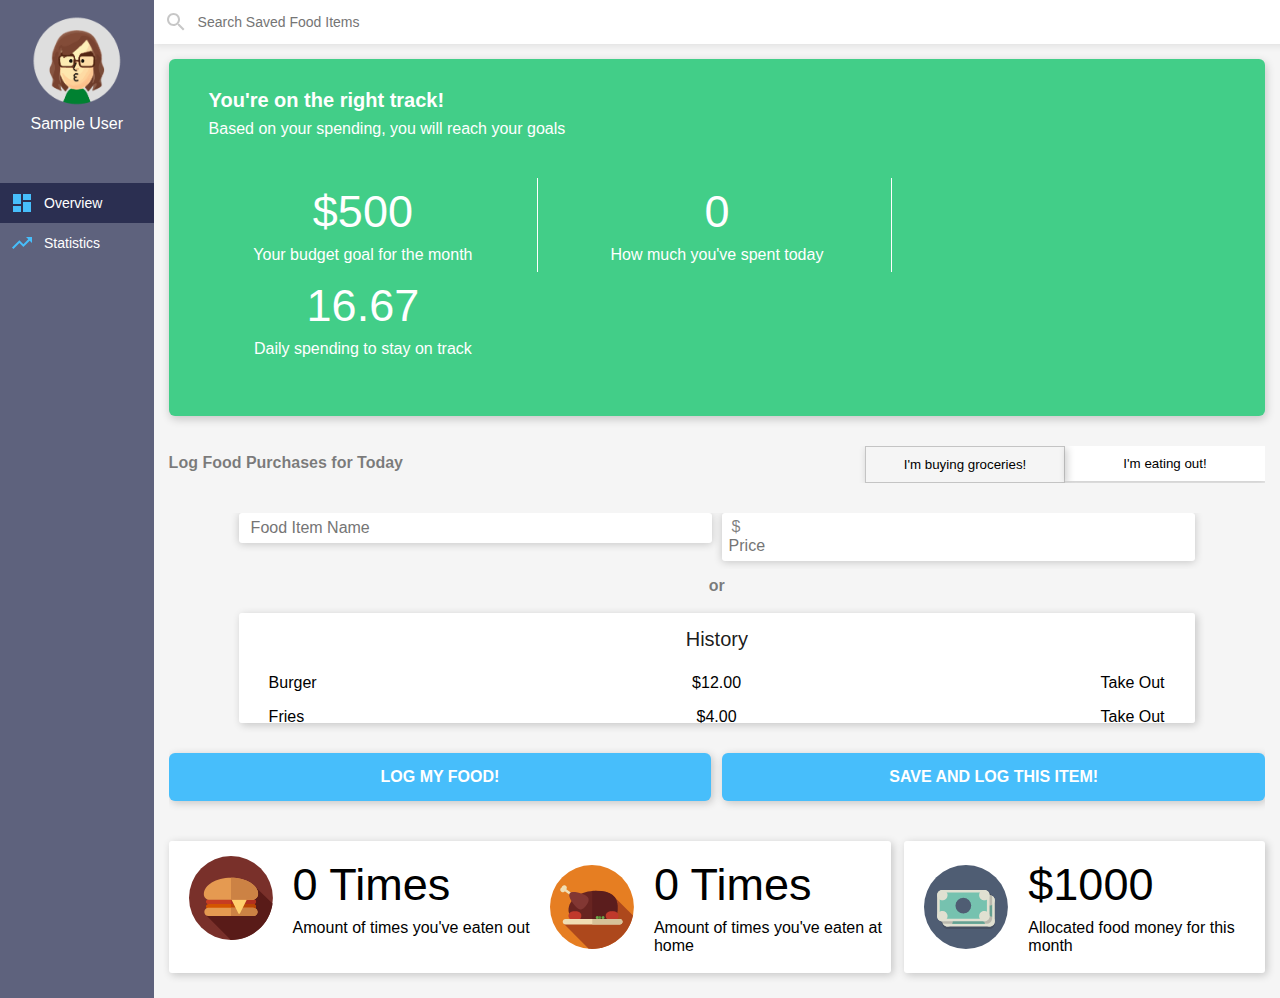
<file: index.html>
<!--DOCTYPE HTML-->

<html>

<head>
    <link rel="stylesheet" href="style.css">
    <title> Statistics </title>
</head>

<body>

    <div class="nav"> <!--Left Side-->
        <img class="profilePic" src="img/mii.png"> <!--Profile Pic-->
        <p class="userName">Sample User</p> <!--Profile Name-->
        <ul>
            <li><a class="active" href="index.html"><img id="icos" src="img/dash.png">Overview</a></li> <!--Link home page here-->
            <li><a href="stats.html"><img id="icos" src="img/stat.png">Statistics</a></li>
        </ul>
    </div>

    <div class="content"> <!--Right Side-->
        <div id="searchbar">
            <img id="searchlogo" src="img/search.png">
            <input id="search" type="text" placeholder="Search Saved Food Items">
        </div>

        <div id="maintop">
            <div id="tracker">
                <p id="track">You're on the right track!</p> 
                <p class="smaller" id="mess">Based on your spending, you will reach your goals</p>
            </div>

            <div id="bTracker">
                <div class="dataBlocks" id="vLine">
                    <p class="bigger">$500</p>
                    <p class="smaller">Your budget goal for the month</p>
                </div>

                <div class="dataBlocks" id="vLine">
                    <p class="bigger" id="totalz">$800</p>
                    <p class="smaller">How much you've spent today</p>
                </div>

                <div class="dataBlocks">
                    <p class="bigger" id="dailies">$50</p>
                    <p class="smaller">Daily spending to stay on track</p>
                </div>
            </div>
        </div>
        
        <div id="usrInput">
            <div id="logging">
                <p id="logIt">Log Food Purchases for Today</p>
                
                <div id="theButts">
                    <button id="theButts1">I'm eating out!</button>
                    <button id="theButts2">I'm buying groceries!</button>
                </div>
            </div>

            <div id="inputIt">
                <div id="food">
                    <input id="fud" type="text" placeholder="Food Item Name">
                </div>

                <div id="price">
                    <p>$</p><input id="ppz" type="number" placeholder="Price">
                </div>
            </div>

            <p id="orElement">or</p>

            <div id="inputIt">
                <div id="history">
                    <div id="topHistory">
                        <p>History</p>
                    </div>
                    
                    <div class="holders1" id="holders1">
                        <div class="dataBlocks" id="foods">
                            <p>Burger</p>
                        </div>

                        <div class="dataBlocks" id="prices">
                            <p>$12.00</p>
                        </div>

                        <div class="dataBlocks" id="bought">
                            <p>Take Out</p>
                        </div>
                    </div>

                    <div class="holders2" id="holders2">
                        <div class="dataBlocks" id="foods">
                            <p>Fries</p>
                        </div>
    
                        <div class="dataBlocks" id="prices">
                            <p>$4.00</p>
                        </div>
    
                        <div class="dataBlocks" id="bought">
                            <p>Take Out</p>
                        </div>
                    </div>

                    <div class="holders3" id="holders3">
                        <div class="dataBlocks" id="foods">
                            <p>Lettuce</p>
                        </div>

                        <div class="dataBlocks" id="prices">
                            <p>$3.00</p>
                        </div>

                        <div class="dataBlocks" id="bought">
                            <p>Groceries</p>
                        </div>
                    </div>
                </div>
            </div>
            
            <div id="logButts">
                <button id="leftSave">LOG MY FOOD!</button>
                <button id="rightSave">SAVE AND LOG THIS ITEM!</button>
            </div>
        </div>

        <div id="grocery">
            <div id="takeouts">
                <div id="leftT">
                    <img class="icosB" src="img/burg.png">
                    <div class="counts">
                        <p class="bigger" id="hams">24 Times</p>
                        <p class="smaller">Amount of times you've eaten out</p>
                    </div>
                </div>
                <div id="rightT">
                    <img class="icosB" src="img/chick.png">
                    <div class="counts">
                        <p class="bigger" id="homes">14 Times</p>
                        <p class="smaller">Amount of times you've eaten at home</p>
                    </div>
                </div>
            </div>
            <div id="totals">
                <img class="icosB" src="img/cash.png">
                <div class="counts">
                    <p class="bigger">$1000</p>
                    <p class="smaller">Allocated food money for this month</p>
                </div>
            </div>
        </div>
    </div>

    <script type="text/javascript" src="mainScript.js"></script>

</body>
</html>
</file>
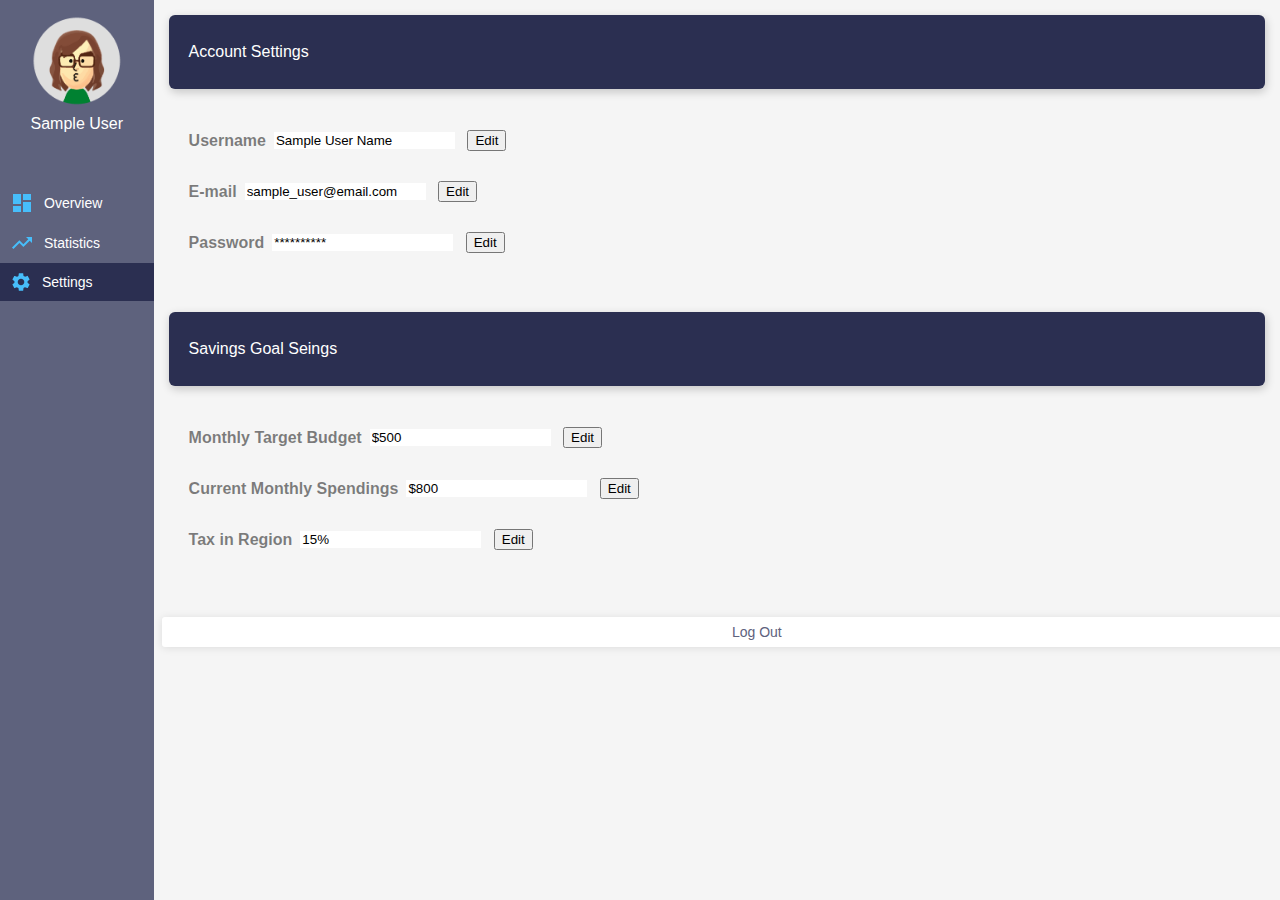
<file: settings.html>
<!--DOCTYPE HTML-->

<html>

<head>
    <link rel="stylesheet" href="style.css">
    <script type="text/javascript" src="script.js"></script>
    <title> Statistics </title>
</head>

<body onload="monthlySpendings()">

    <div class="nav"> <!--Left Side-->
        <img class="profilePic" src="img/mii.png"> <!--Profile Pic-->
        <p class="userName">Sample User</p> <!--Profile Name-->
        <ul>
            <li><a href="index.html"><img id="icos" src="img/dash.png">Overview</a></li> <!--Link home page here-->
            <li><a href="stats.html"><img id="icos" src="img/stat.png">Statistics</a></li>
            <li><a class="active" href="settings.html"><img id="icos" src="img/setting.png">Settings</a></li> <!--Link setting page here if we have one-->
        </ul>
    </div>

    <div class="content">
        <div class="settingHead">
            <p>Account Settings</p>
        </div>
        <div class="settingContent">
            <p id="logIt">Username</p>
            <input class="settingInput" value="Sample User Name">
            <button> Edit </button>
            <br>
            <br> 
            <p id="logIt">E-mail</p>
            <input class="settingInput" value="sample_user@email.com">
            <button> Edit </button>
            <br>
            <br> 
            <p id="logIt">Password</p>
            <input class="settingInput" value="**********">
            <button> Edit </button>
            <br>
            <br> 
        </div>

        <div class="settingHead">
                <p>Savings Goal Seings</p>
            </div>
            <div class="settingContent">
                <p id="logIt">Monthly Target Budget</p>
                <input class="settingInput" value="$500">
                <button> Edit </button>
                <br>
                <br> 
                <p id="logIt">Current Monthly Spendings</p>
                <input class="settingInput" value="$800">
                <button> Edit </button>
                <br>
                <br> 
                <p id="logIt">Tax in Region</p>
                <input class="settingInput" value="15%">
                <button> Edit </button>
                <br>
                <br> 
            </div>

            <a href="https://google.ca" class="logOut"> Log Out </a>

    </div>



    </body>

    </html>
</file>
<file: style.css>
/* ----------------- Global Styles ----------------- */
body {
    background-color: #F5F5F5;
    font-family: 'Helvetica Neue', 'Helvetica', Arial, sans-serif;
    margin: 0px;
    padding: 0px;
    overflow-x: hidden;
    min-width: 1000px;
    max-height: 100%;
}

p {
    color: white;
    margin-top: 8px;
    margin-bottom: 8px;
}

input {
    outline-width: 0;
    border-style: none;
}


/* 
-----------------------------------------------------
*****************************************************
Main Page Content 
*****************************************************
----------------------------------------------------- 
*/

/* ------------------ Search Bar ------------------ */
#searchbar {
    background-color: white;
    display: flex;
    align-items: center;
    width: 100vw;
    box-shadow: 0 1px 8px 0 rgba(0, 0, 0, 0.1);
}
#searchLogo {
    margin: 10px;
}

#search {
    background-color: rgba(0, 0, 0, 0);
    width: 85%;
    padding: 10px;
    padding-left: 0px;
    border-style: none;
    font-size: 14px;
}



/* ------------------ Tracker ------------------ */
#maintop {
    background-color: #42CE88;
    border-radius: 6px;
    margin: 15px;
    padding: 20px;
    box-shadow: 1px 3px 10px 0 rgba(0, 0, 0, 0.2);
}

#tracker {
    margin: 10px 20px 40px;
    display: block;
}
#track {
    font-size: 20px;
    font-weight: bold;
}

.smaller {
    font-size: 16px;
}

.bigger {
    font-size: 45px;
    font-weight: 400;
}

#bTracker {
    display: block;
    margin: 0px 0px 30px;
}

#vLine.dataBlocks {
    border-right: 1px solid white;
}



/* ------------------ Logger ------------------ */
#usrInput {
    margin: 15px;
    padding: 0px;
}

#orElement{
    text-align: center;
    color: rgba(0, 0, 0, 0.5);
    font-weight: bold;
}

#logging { /* The top text and buttons */
    overflow: hidden;
    display: block;
    margin: 30px 0px;
}

#logIt {
    float: left;
    color: rgba(0, 0, 0, 0.5);
    font-weight: bold;
}

#theButts {
    float: right;
}

#inputIt { /* The inputs div container*/
    overflow: hidden;
    display: block;
    padding: 0px 70px;
}

#food {
    border-radius: 3px;
    float: left;
    background-color: white;
    width: 49.5%;
    padding: 5px 0px;
    margin-bottom: 8px;
    box-shadow: 0 1px 8px 0 rgba(0, 0, 0, 0.2);
}

#food input {
    font-size: 16px;
    margin-left: 10px;
    width: 96.5%;
}

#price {
    border-radius: 3px;
    float: right;
    background-color: white;
    width: 49.5%;
    padding: 5px 0px;
    margin-bottom: 8px;
    box-shadow: 0 1px 8px 0 rgba(0, 0, 0, 0.2);
}

#price input {
    font-size: 16px;
    margin-left: 5px;
    width: 95%;
}

#price p {
    display: inline-block;
    margin: 0px 0px 0px 10px;
    font-size: 16px;
    color: rgba(0, 0, 0, 0.5)
}

#history { /* The selections for saved food items */
    overflow: scroll;
    border-radius: 3px;
    height: 110px;
    margin: 10px auto;
    background-color: white;
    box-shadow: 2px 2px 8px 0 rgba(0, 0, 0, 0.2);
}

#topHistory p {
    color: rgba(0, 0, 0, 0.9);
    font-weight: 500;
    text-align: center;
    font-size: 20px;
    margin: 15px auto;
}

#foods p, #prices p, #bought p{
    color: black;
    font-weight: 100px;
    font-size: 16px;
}

#foods p{
    text-align: left;
    margin-left: 20px;
}

#prices p{
    text-align: center;
}

#bought p{
    margin-right: 20px;
    text-align: right;
}

.holders1 {
    border-radius: 20px;
    margin: auto 10px;
}
.holders2 {
    border-radius: 20px;
    margin: auto 10px;
}
.holders3 {
    border-radius: 20px;
    margin: auto 10px;
}

.holders1:hover, .holders2:hover, .holders3:hover {
    background-color: #EEEEEE !important;
}



/* -------------------- Buttons --------------------- */
button:focus {
    outline: 0;
}
#logButts {
    display: block;
    overflow: hidden;
}

#leftSave {
    margin-top: 20px;
    margin-bottom: 10px;
    background-color: #47BEFB;
    color: white;
    float:left;
    border-style: none;
    border-radius: 6px;
    width: 49.5%;
    padding-top: 15px;
    padding-bottom: 15px;
    font-size: 16px;
    font-weight: bold;
    box-shadow: 2px 2px 8px 0 rgba(0, 0, 0, 0.2);
}

#leftSave:hover, #rightSave:hover {
    background-color: rgb(0, 170, 255);
}

#rightSave {
    margin-top: 20px;
    margin-bottom: 10px;
    background-color: #47BEFB;
    color: white;
    float:right;
    border-style: none;
    border-radius: 6px;
    width: 49.5%;
    padding-top: 15px;
    padding-bottom: 15px;
    padding: 10px auto;
    font-size: 16px;
    font-weight: bold;
    box-shadow: 2px 2px 8px 0 rgba(0, 0, 0, 0.2);
}

#theButts1 {
    float:right;
    display: block;
    margin-right: 0px;
    padding-top: 10px;
    padding-bottom: 10px;
    width: 200px;
    background-color: white;
    border-style: none;
    box-shadow: 2px 2px 8px 0 rgba(0, 0, 0, 0.2);
}

#theButts2 {
    float:right;
    display: block;
    margin-left: 0px;
    padding-top: 10px;
    padding-bottom: 10px;
    width: 200px;
    background-color: white;
    border-style: none;
    box-shadow: 2px 2px 8px 0 rgba(0, 0, 0, 0.2);
}

#theButts1:hover, #theButts2:hover {
    background-color: rgb(230, 230, 230);
}



/* ------------------ Last Part ------------------ */
#grocery {
    overflow: hidden;
    margin-top: 0px;
    padding: 15px;
}

.icosB {
    margin: auto 20px;
    padding: 0px;
    display: inline-block;
}


#takeouts {
    float: left;
    display: block;
    border-radius: 3px;
    background-color: white;
    margin-bottom: 10px;
    padding-top: 10px;
    padding-bottom: 10px;
    box-shadow: 2px 2px 8px 0 rgba(0, 0, 0, 0.2);
    width: 65.9%;
}

#takeouts p {
    color: black;
}

#leftT {
    display: flex;
    align-items: center;
    float: left;
    width: 50%;
}

#rightT {
    display: flex;
    align-items: center;
    float: right;
    width: 50%;
}

#totals {
    display: flex;
    align-items: center;
    float: right;
    border-radius: 3px;
    background-color: white;
    margin-bottom: 10px;
    padding-top: 10px;
    padding-bottom: 10px;
    box-shadow: 2px 2px 8px 0 rgba(0, 0, 0, 0.2);
    width: 32.9%;
}

#totals p {
    color: black;
}

/* 
-----------------------------------------------------
*****************************************************
Stats Page Content
*****************************************************
----------------------------------------------------- 
*/

/* ------------------ User Profile ------------------*/
.userName {
    text-align: center;
}

.profilePic{
    display: block;
    margin-top: 15px;
    margin-left: auto;
    margin-right: auto;
    width:60%;
}




/* ------------------ NavBar ------------------ */
ul {
    list-style-type: none;
    margin: auto;
    margin-top: 50px;
    padding: 0;
    height: 100%;
    background-color: #5E627D;
}
   
li a {
    display: flex;
    align-items: center;
    color: white;
    padding: 8px 0px;
    text-decoration: none;
    text-align: center;
    text-align: left;
    font-size: 14px;
}
   
li a:hover {
    background-color: #2B2F51;
    color: white;
}

.active {
    background-color: #2B2F51;
    color: white;
}

#icos {
    float: left;
    margin: 0px 10px;
    padding: 0px;
}



/* --------- Content on the Right --------- */
.content {
    width: 88%;
    margin: 0px;
    background-color: F5F5F5;
    float: right;
}




/* --------- Goals, Networth, and Daily Budget Bar --------- */
.gnb {
    margin-left: 5px;
    margin-right: 5px;
    margin-bottom: 8px;
    padding-bottom: 0px;
    background-color: #47BEFB;
}

.dataBlocks {
    text-align: center;
    display: inline-block;
    color: white;
    width: 33%;
}

.dataTitle {
    font-size: 16px;
}
.dataStat {
    font-size: 45px;
    font-weight: 400;
}



/* ----------- Buttons to switch graphs ----------- */
.buttonTabs {
    width: 100%;
    display: inline-block;
    margin-left: 5px;
    margin-bottom: 5px;
}

.btn {
    border-radius: 3px;
    width:33%;
    -webkit-transition-duration: 0.4s; /* Safari */
    transition-duration: 0.4s;
    background-color: white;
    border-style: none;
    box-shadow: 0 1px 8px 0 rgba(0, 0, 0, 0.1);
    color: #5E627D;
    padding: 7px 32px;
    text-align: center;
    text-decoration: none;
    display: inline-block;
    font-size: 14px;
}

.btn:hover {
    background-color: #42CE88;
    color: white;
}




/* ----------------- Graph --------------------- */
canvas {
    display: block;
    border-left: 5px;
    width:55%;  
    background-color: #F5F5F5;
}

.nav {
    position: fixed;
    float: left;
    background-color:#5E627D;
    width: 12%; 
    min-width: 120px;
    height: 100vh;
}



/* 
-----------------------------------------------------
*****************************************************
Settings Page Content
*****************************************************
----------------------------------------------------- 
*/

/* --------------- Heading Bars ------------------ */
.settingHead {
    background-color: #2B2F51;
    border-radius: 6px;
    margin: 15px;
    padding: 20px;
    box-shadow: 1px 3px 10px 0 rgba(0, 0, 0, 0.2);
}

.settingContent {
    margin: 15px;
    padding: 20px;
}

.settingInput {
    margin: 8px;

}

a.logOut{
    border-radius: 3px;
    margin: 8px;
    width:100%;
    -webkit-transition-duration: 0.4s; /* Safari */
    transition-duration: 0.4s;
    background-color: white;
    border-style: none;
    box-shadow: 0 1px 8px 0 rgba(0, 0, 0, 0.1);
    color: #5E627D;
    padding: 7px 32px;
    text-align: center;
    text-decoration: none;
    display: inline-block;
    font-size: 14px;
}

a.logOut:hover{
    background-color: #42CE88;
    color: white;
}
</file>
